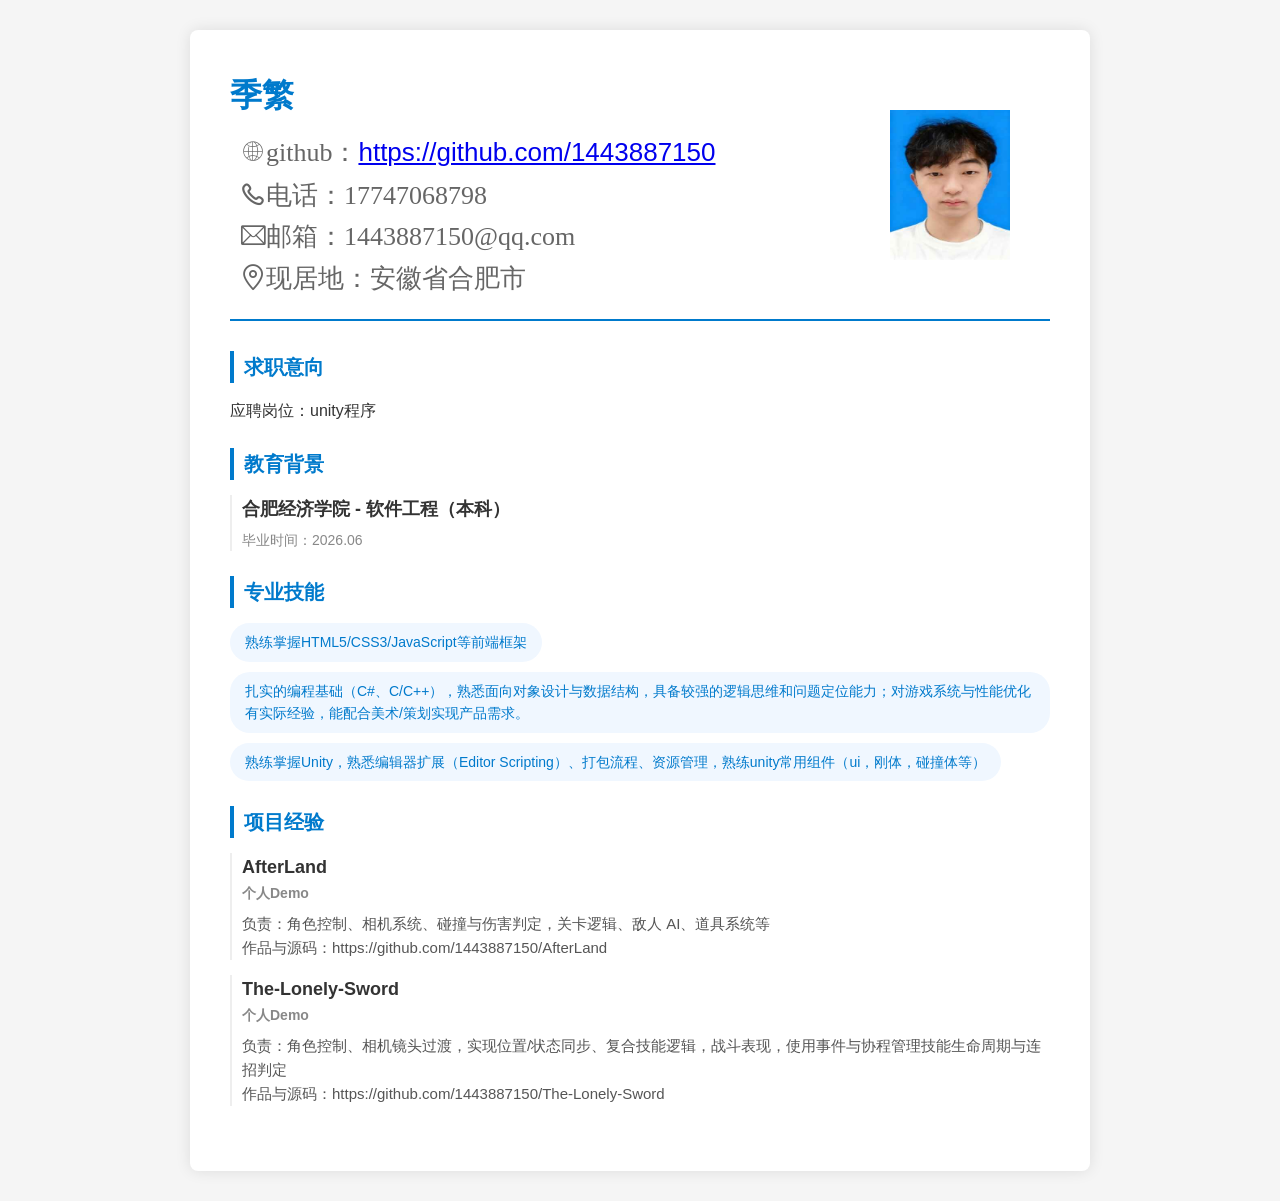
<file: jianli.html>
<!DOCTYPE html>
<html lang="zh-CN">

<head>
    <meta charset="UTF-8">
    <meta name="viewport" content="width=device-width, initial-scale=1.0">
    <link rel="stylesheet" href="./css/jl.css">
    <link rel="stylesheet" href="./assets/font_jao3usbx2de/iconfont.css">
    <title>简历</title>
</head>

<body>
    <div class="resume-container">
        <div class="header">
            <div class="zhaopian"><img src="./assets/报名照片.jpg" class="zhaopian"></div>
            <h1>季繁</h1>
             <div class="contact">
                <span class="iconfont icon-wangzhi">github：<a href="https://github.com/1443887150" >https://github.com/1443887150</a></span>
                <br><span class="iconfont icon-dianhua">电话：17747068798</span><br>
                <span class="iconfont icon-youxiang">邮箱：1443887150@qq.com</span><br>
                <span class="iconfont icon-dingwei">现居地：安徽省合肥市</span>
            </div>
        </div>
        <div class="section career-intention">
            <h2>求职意向</h2>
            <p>应聘岗位：unity程序</p>
        </div>
        <div class="section education">
            <h2>教育背景</h2>
            <div class="education-item">
                <h3>合肥经济学院 - 软件工程（本科）</h3>
                <div class="time">毕业时间：2026.06</div>
            </div>
        </div>
        <div class="section skills">
            <h2>专业技能</h2>
            <ul>
                <li>熟练掌握HTML5/CSS3/JavaScript等前端框架</li>
                <li>扎实的编程基础（C#、C/C++），熟悉面向对象设计与数据结构，具备较强的逻辑思维和问题定位能力；对游戏系统与性能优化有实际经验，能配合美术/策划实现产品需求。</li>
                <li>熟练掌握Unity，熟悉编辑器扩展（Editor Scripting）、打包流程、资源管理，熟练unity常用组件（ui，刚体，碰撞体等）</li>
            </ul>
        </div>
        <div class="section experience">
            <h2>项目经验</h2>
            <div class="experience-item">
                <h3>AfterLand<div class="time">个人Demo</div>
                </h3>
                <p>负责：角色控制、相机系统、碰撞与伤害判定，关卡逻辑、敌人 AI、道具系统等</p>
<p>作品与源码：https://github.com/1443887150/AfterLand</p>
            </div>
            <div class="experience-item">
                <h3>The-Lonely-Sword<div class="time">个人Demo</div>
                </h3>
                <p>负责：角色控制、相机镜头过渡，实现位置/状态同步、复合技能逻辑，战斗表现，使用事件与协程管理技能生命周期与连招判定</p>
                <p>作品与源码：https://github.com/1443887150/The-Lonely-Sword</p>
            </div>
        </div>
    </div>
</body>

</html>
</file>
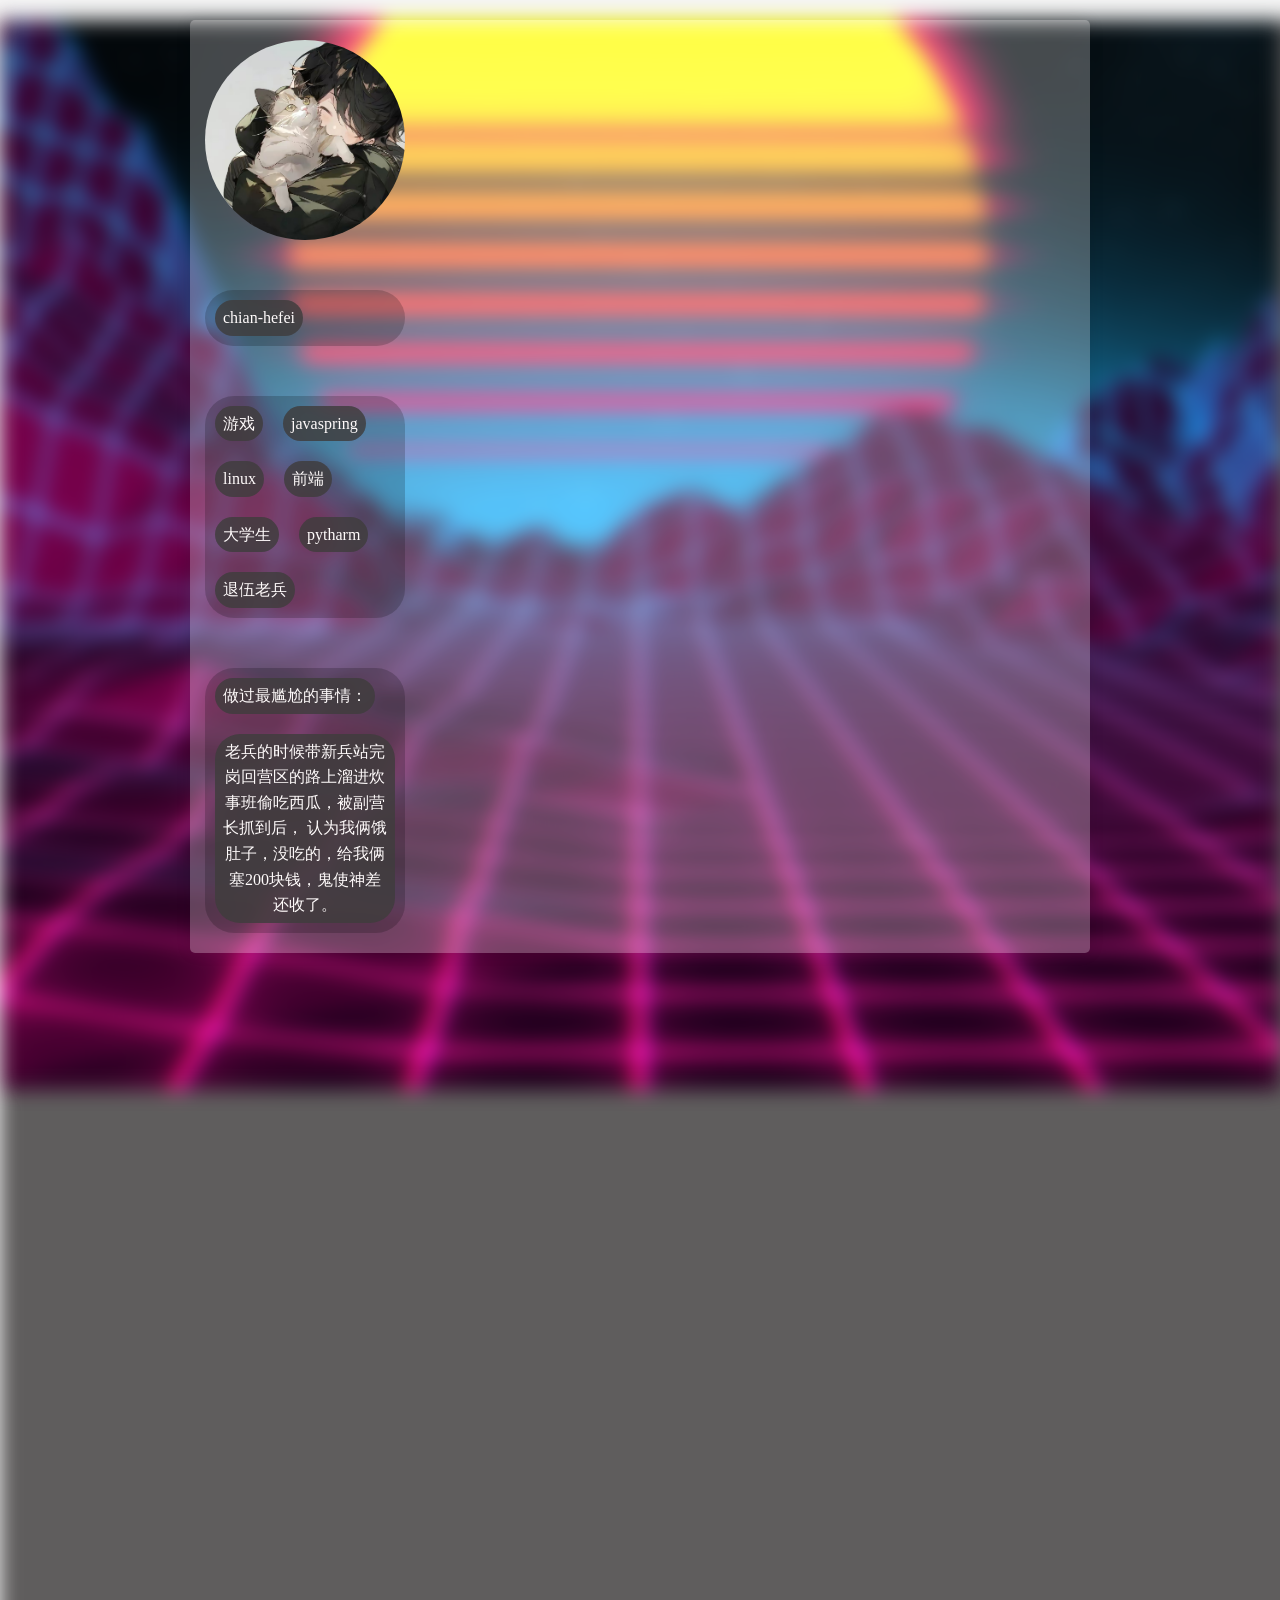
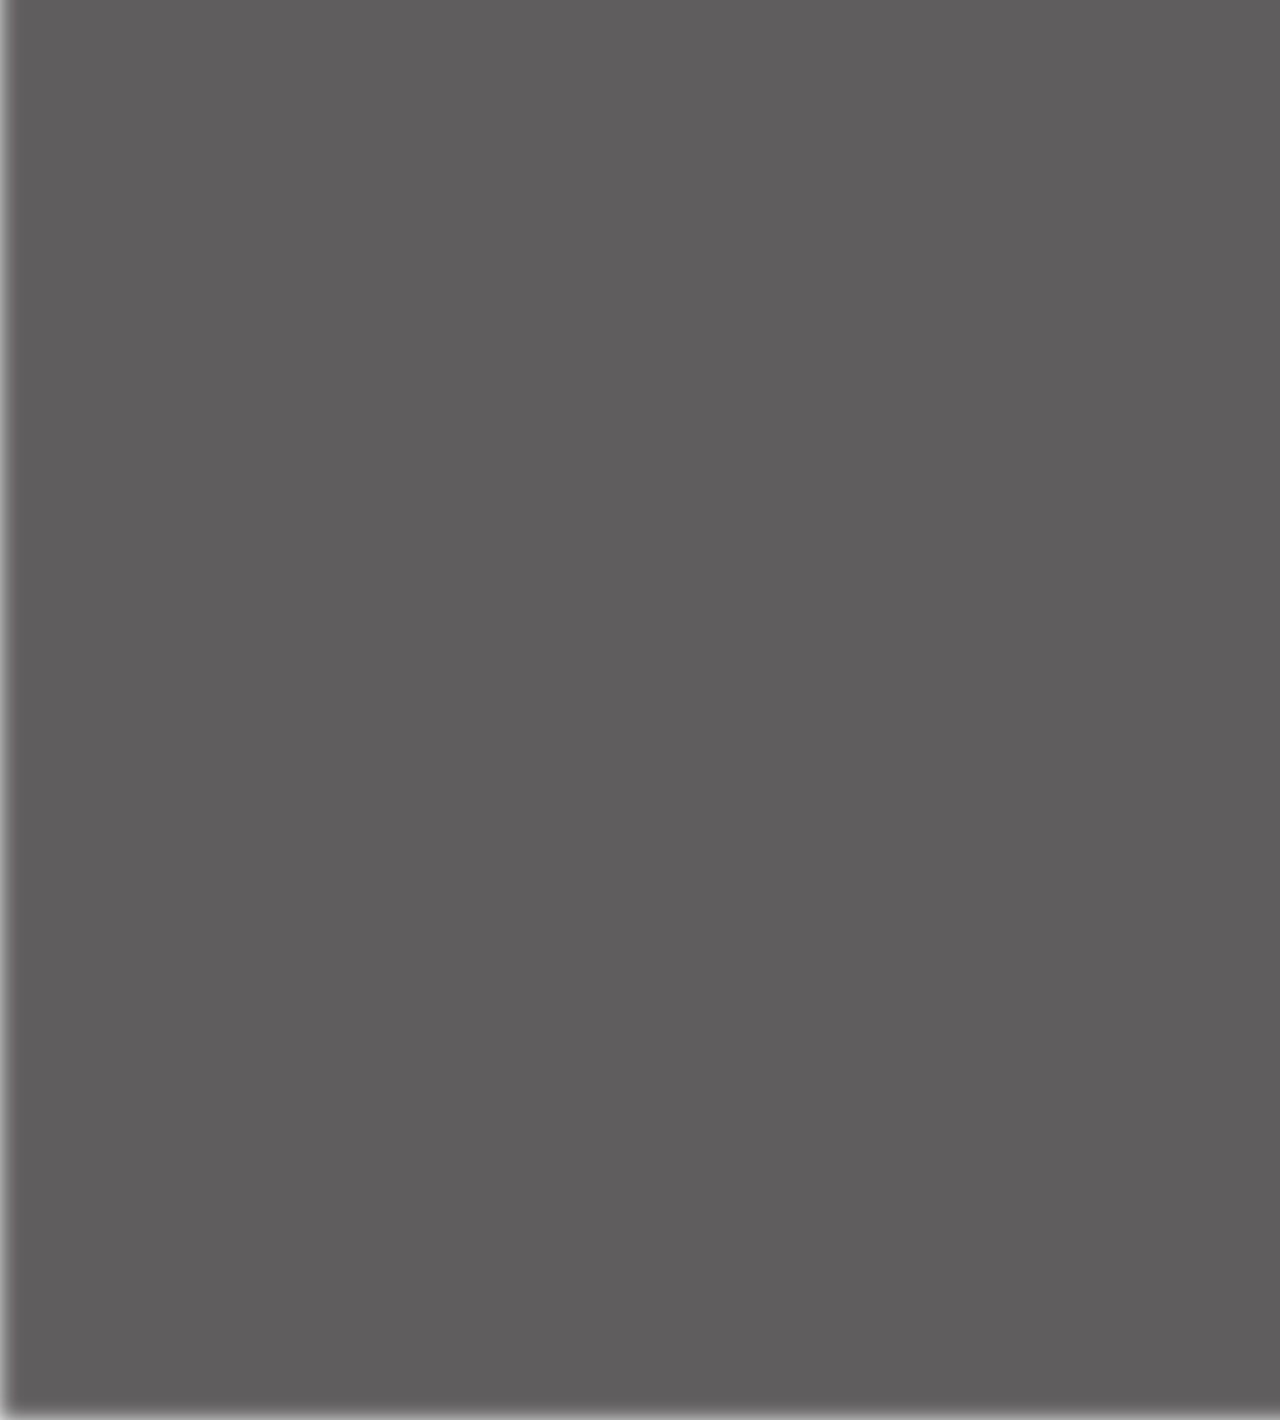
<file: xinxi.html>
<!DOCTYPE html>
<html lang="en">

<head>
    <meta charset="UTF-8">
    <meta name="viewport" content="width=device-width, initial-scale=1.0">
    <title>Document</title>
    <link rel="stylesheet" href="./css/gexin.css">
</head>

<body>
    <div class="beijing"></div>
    <div class="zhujiemian">
        <div class="touxiang"></div>
        <div class="zhuti">
        </div>
        <div class="kuang">
            <div class="nei">chian-hefei</div>
        </div>
        <div class="kuang">
            <div class="nei">游戏</div>
            <div class="nei">javaspring</div>
            <div class="nei">linux </div>
            <div class="nei">前端 </div>
            <div class="nei">大学生 </div>
            <div class="nei">pytharm </div>
            <div class="nei">退伍老兵 </div>
        </div>
        <div class="kuang">
            <div class="nei">做过最尴尬的事情： </div>
            <div class="nei">老兵的时候带新兵站完岗回营区的路上溜进炊事班偷吃西瓜，被副营长抓到后，
                认为我俩饿肚子，没吃的，给我俩塞200块钱，鬼使神差还收了。 </div>
        </div>
    </div>



</body>

</html>
</file>
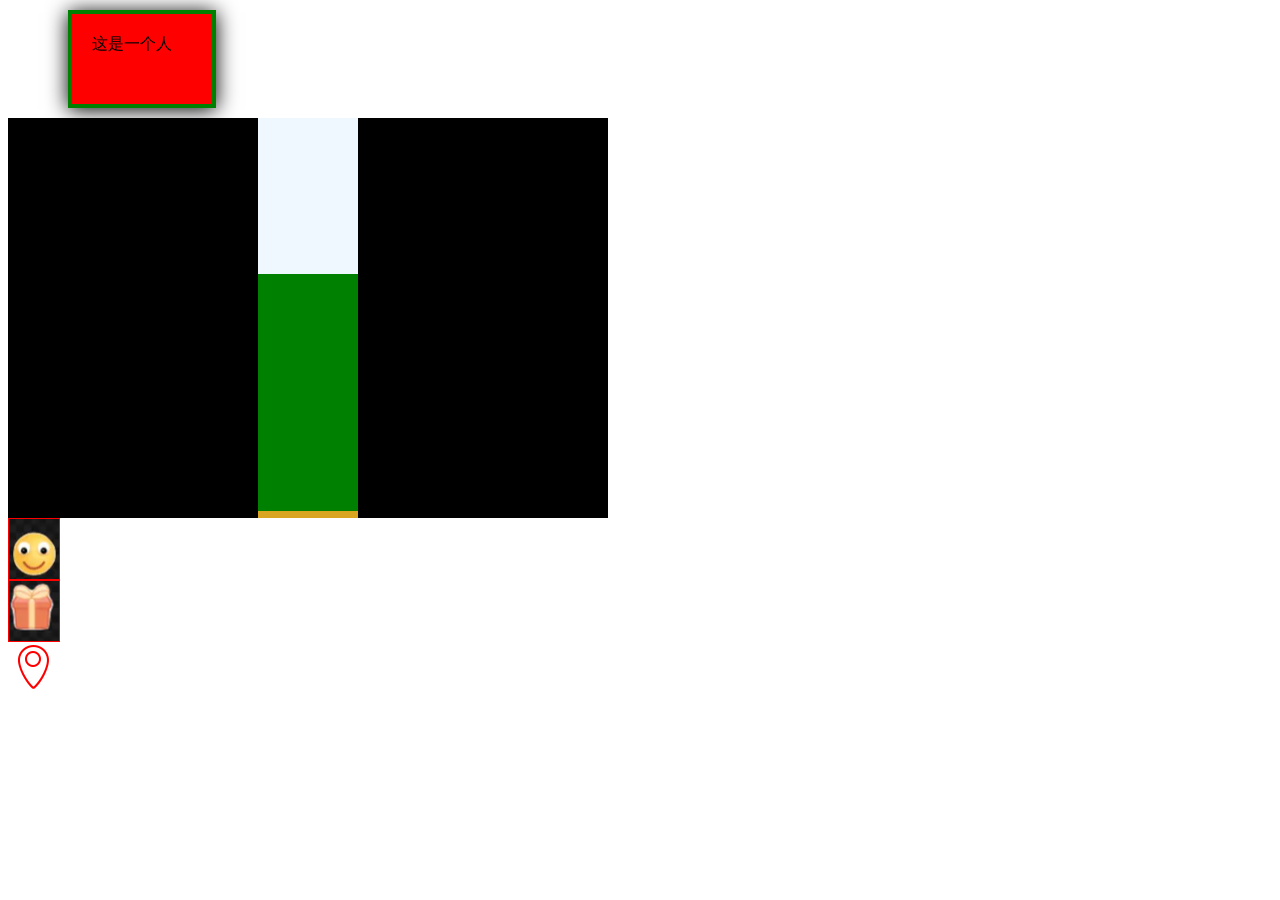
<file: css/xuexi/bianju.html>
<!DOCTYPE html>
<html lang="en">

<head>
    <meta charset="UTF-8">
    <meta name="viewport" content="width=device-width, initial-scale=1.0,user-scalable=no">
    <title>练习二</title>
    <link rel="stylesheet" href="./bianju.css">
    <link rel="stylesheet" href="./font_lxqc7k53gun/iconfont.css">
</head>

<body>
    <script src="http:"></script>
    <script src="./bianju.js"></script>
    <div class="iiisds">这是一个人</div>
    <div class="duohezi">
        <div class="di1"></div>
        <div class="di2"></div>
        <div class="di3"></div>
    </div>
    <div class="is"></div>
    <div class="is1"></div>
    <span class="iconfont icon-dizhi htmmm"></span>
</body>

</html>
</file>
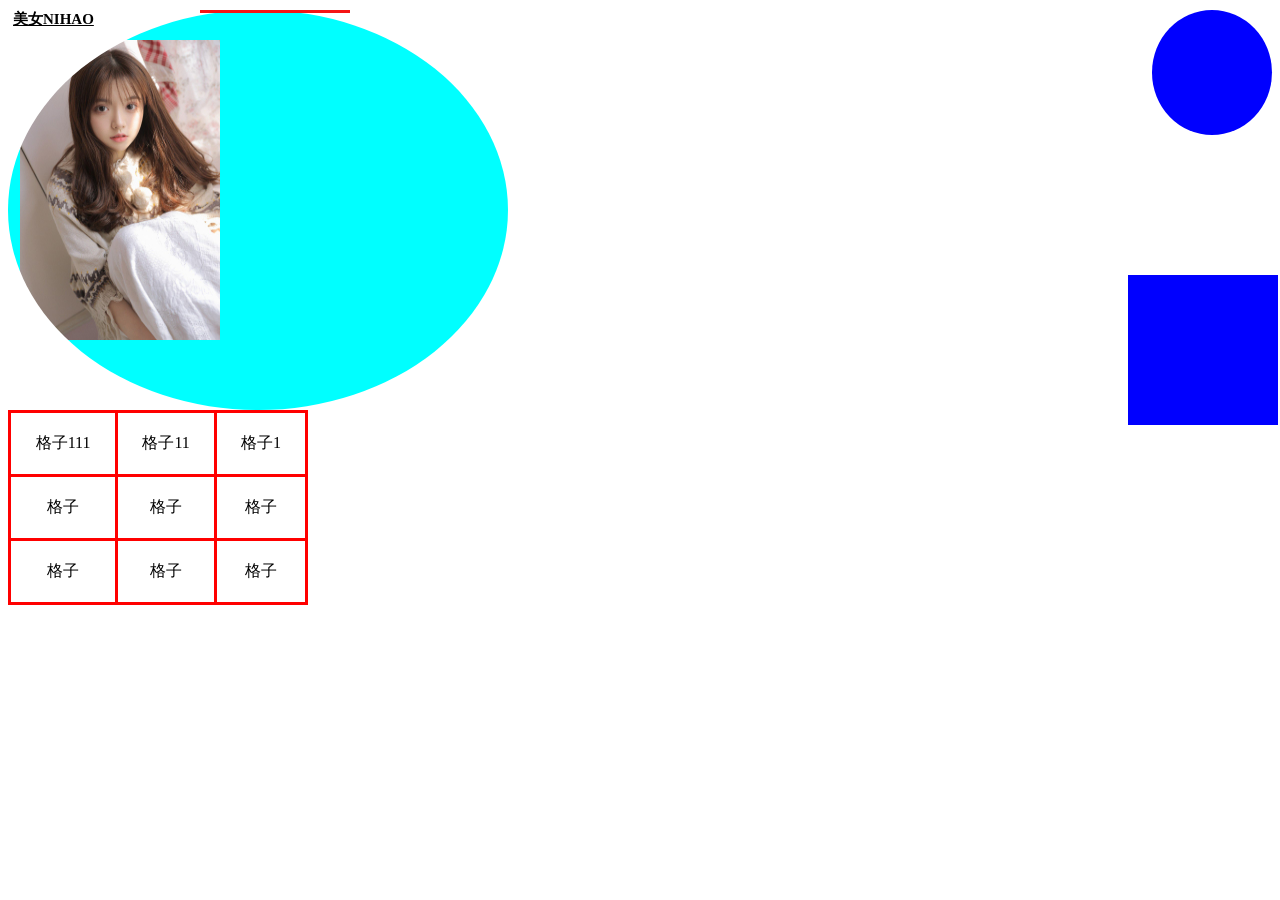
<file: css/xuexi/xin.html>
<!DOCTYPE html>
<html lang="en">

<head>
    <meta charset="UTF-8">
    <meta name="viewport" content="width=device-width, initial-scale=1.0">
    <title>新手练习</title>
    <link rel="stylesheet" href="./xin.css">
</head>

<body>
    <div class="donghua">    </div>
    <div class="donghua2"></div>
    <div class="hezi"></div>
    <div class="san">
        <h1>
            美女nihao
        </h1>
    </div>
    <table>
        <tr>
            <td>格子111</td>
            <td>格子11</td>
            <td>格子1</td>
        </tr>
        <tr>
            <td>格子</td>
            <td>格子</td>
            <td>格子</td>
        </tr>
        <tr>
            <td>格子</td>
            <td>格子</td>
            <td>格子</td>
        </tr>
    </table>
</body>

</html>
</file>
<file: css/jl.css>
* {
    margin: 0;
    padding: 0;
    box-sizing: border-box;
    font-family: "Microsoft YaHei", Arial, sans-serif;
}

body {
    background-color: #f5f5f5;
    line-height: 1.6;
    color: #333;
}
/* my帅照*/
.zhaopian{
    position: absolute;
    height: 150px;
    width: 120px;
    margin:20px 330px ;
}
.resume-container {
    max-width: 900px;
    margin: 30px auto;
    background-color: #fff;
    padding: 40px;
    box-shadow: 0 0 15px rgba(0, 0, 0, 0.1);
    border-radius: 8px;
}

.header {
    margin-bottom: 30px;
    padding-bottom: 20px;
    border-bottom: 2px solid #007acc;
}

.header h1 {
    font-size: 32px;
    color: #007acc;
    margin-bottom: 10px;
}

.header .contact {
    font-size: 16px;
    color: #666;
}

.header .contact span {
    margin: 0 10px;
}

/* 模块 */
.section {
    margin-bottom: 25px;
}

.section h2 {
    font-size: 20px;
    color: #007acc;
    margin-bottom: 15px;
    padding-left: 10px;
    border-left: 4px solid #007acc;
}

/* 求职 */
.career-intention p {
    font-size: 16px;
    margin-bottom: 8px;
}

.experience-item,
.education-item {
    margin-bottom: 15px;
    padding-left: 10px;
    border-left: 2px solid #eee;
}

.experience-item h3,
.education-item h3 {
    font-size: 18px;
    margin-bottom: 5px;
}

.experience-item .time,
.education-item .time {
    color: #888;
    font-size: 14px;
    margin-bottom: 8px;
}

.experience-item p,
.education-item p {
    font-size: 15px;
    color: #555;
}

.skills ul {
    list-style: none;
    display: flex;
    flex-wrap: wrap;
    gap: 10px;
}

.skills li {
    background-color: #f0f7ff;
    padding: 8px 15px;
    border-radius: 20px;
    color: #007acc;
    font-size: 14px;
}

/* 响应式适配 */
@media (max-width: 768px) {
    .resume-container {
        padding: 20px;
        margin: 15px;
    }

    .header h1 {
        font-size: 28px;
    }

    .skills ul {
        flex-direction: column;
    }
}
</file>
<file: assets/font_jao3usbx2de/iconfont.css>
@font-face {
  font-family: "iconfont"; /* Project id  */
  src: url('iconfont.ttf?t=1766936765688') format('truetype');
}

.iconfont {
  font-family: "iconfont" !important;
  font-size: 26px;
  font-style: normal;
  -webkit-font-smoothing: antialiased;
  -moz-osx-font-smoothing: grayscale;
}

.icon-dingwei:before {
  content: "\e675";
}

.icon-wangzhi:before {
  content: "\e62b";
}

.icon-xueli:before {
  content: "\e673";
}

.icon-youxiang:before {
  content: "\e64c";
}

.icon-dianhua:before {
  content: "\e65f";
}
</file>
<file: css/gexin.css>
*{
    margin: 0;
    padding: 0;
    box-sizing: border-box;
}
html {
    height: 100%;
}
.zhuti{
    position: absolute;
    background-color: #f5f5f500;
    height: auto;
    width: 90%;
    margin: 15px auto 0 ;
}
h1{
    font-size: clamp(28px, 8vw, 50px);
    text-align: center;
}
body {
    background-color: #f5f5f5;
    line-height: 1.6;
    min-height: 100vh;
    position: relative;
    overflow-x: hidden;
}
.beijing{
    background-image: url(./preview.jpg);
    background-color: #3f3d3dd3;
    background-attachment: fixed;
    height: 3000px;
    width: 3000px;
    background-size: cover;
    background-position: center;
    background-repeat: no-repeat;
    position:absolute;
    filter: blur(10px);
    z-index: -5;
}
.zhujiemian{
    display: flex;
    flex-direction: column;
    width: 90%;
    max-width: 900px;
    margin: 20px auto;
    background-color: #fffbfb42;
    padding: 20px 15px;
    box-shadow: 0 0 15px rgba(0, 0, 0, 0.1);
    border-radius: 5px;
}
.touxiang{
    width: 200px;
    height: 200px;
    border-radius: 80%;
    background-image: url(cadaacb1a7dfa0f16051fa90a5c59ede.jpg);
    background-size: 100%;
}
.kuang{
    display: flex;
    flex-wrap: wrap;
    width: 200px;
    background-color: rgba(0, 0, 0, 0.192);
    margin: 50px 1px 0 0;
    border-radius: 29px;
    
}

.nei{
    float: left;;
    flex-wrap: wrap;
    max-width: 500px;
    padding: 5px 8px;
    background-color: #3f3d3dd3;
    border-radius: 25px;
    margin: 10px ;
    text-align: center;
    color: #fffbfb;
}
</file>
<file: css/xuexi/bianju.css>
div {
    display: flex;
}
.htmmm {
    font-size: 100px;
}


.iiisds {
    height: 50px;
    width: 100px;
    background-color: red;
    padding: 20px;
    border: 4px solid green;
    margin: 10px 60px;
    box-shadow: 0 2px 20px;

}

.duohezi {
    width: 600px;
    height: 400px;
    background-color: black;
    display: flex;
    flex-direction: column;
    justify-content: center;
    align-items: center;
}

.di1 {
    width: 100px;
    height: 100px;
    background-color: aliceblue;
    flex: 21;
}

.di2 {
    width: 100px;
    height: 100px;
    background-color: green;
    flex: 32;
}

.di3 {
    width: 100px;
    height: 100px;
    background-color: goldenrod;
    flex: 1;
}
.is{
    width: 50px;
    height: 60px;
    border: 1px solid red;
    background-position: -15px -5px;
    background-image: url(./biaoqingbao.png);
}
.is1{
    width: 50px;
    height: 60px;
    border: 1px solid red;
    background-position: -830px -285px;
    background-image: url(./biaoqingbao.png);
}
@media screen and (max-width:500px) {
    .is {
        background-color: aqua;
    }
}

@media screen and (min-width:500px) and (max-width:1000px) {
    .is {
        background-color: rgb(16, 243, 118);
    }
}

@media screen and (min-width:1000px) {
    .is {
        background-color: rgb(211, 20, 20);
    }
}
</file>
<file: css/xuexi/font_lxqc7k53gun/iconfont.css>
@font-face {
  font-family: "iconfont"; /* Project id  */
  src: url('iconfont.ttf?t=1766575258404') format('truetype');
}

.iconfont {
  font-family: "iconfont" !important;
  font-size: 50px;
  font-style: normal;
  color: red;
  -webkit-font-smoothing: antialiased;
  -moz-osx-font-smoothing: grayscale;
}

.icon-dizhi:before {
  content: "\e652";
}

.icon-shouye:before {
  content: "\e63c";
}
</file>
<file: css/xuexi/xin.css>
@keyframes donhua {
    0% {
        width: 1px;
    }

    1% {
        width: 500px;
    }

    2% {
        width: 1100px;
    }

    100% {
        width: 1101px;
    }
}
@keyframes donhua2 {
    0%{
        opacity: 0.01;
    }
    50%{
        opacity: 0.5;
    }
    100%{
        opacity: 1;
    }
}
.donghua{
    width: 150px;
    height: 3px;
    position: absolute;
    background-color: rgb(245, 20, 20);
    left: 200px;
    animation: donhua 5s linear  0s infinite;
}
.donghua2{
    width: 120px;
    height: 125px;
    border-radius: 100%;
    background-color: blue;
    float: right;
    animation: donhua2 2s ease-in-out infinite alternate;
}
div:hover{
    background-color: azure;
    animation-play-state: running;
}
.san {
    width: 500px;
    height: 400px;
    background-color: aqua;
    background-repeat: no-repeat;
    background-size: 200px 300px;
    background-image: url("./R-C.jpg");
    background-position: 12px 30px;
    border-radius: 91%;
}

h1 {
    text-decoration: underline;
    text-transform: uppercase;
    font-size: 15px;
    text-indent: 5px;

}

table,
td {
    border: 3px solid red;
}

table {
    border-collapse: collapse;
    height: 50px;
    width: 300px;

}

td {
    text-align: center;
    padding: 20px;
}

.hezi {
    width: 150px;
    height: 150px;
    background-color: blue;
    position: fixed;
    right: 2px;
    top: 275px;
}
</file>
